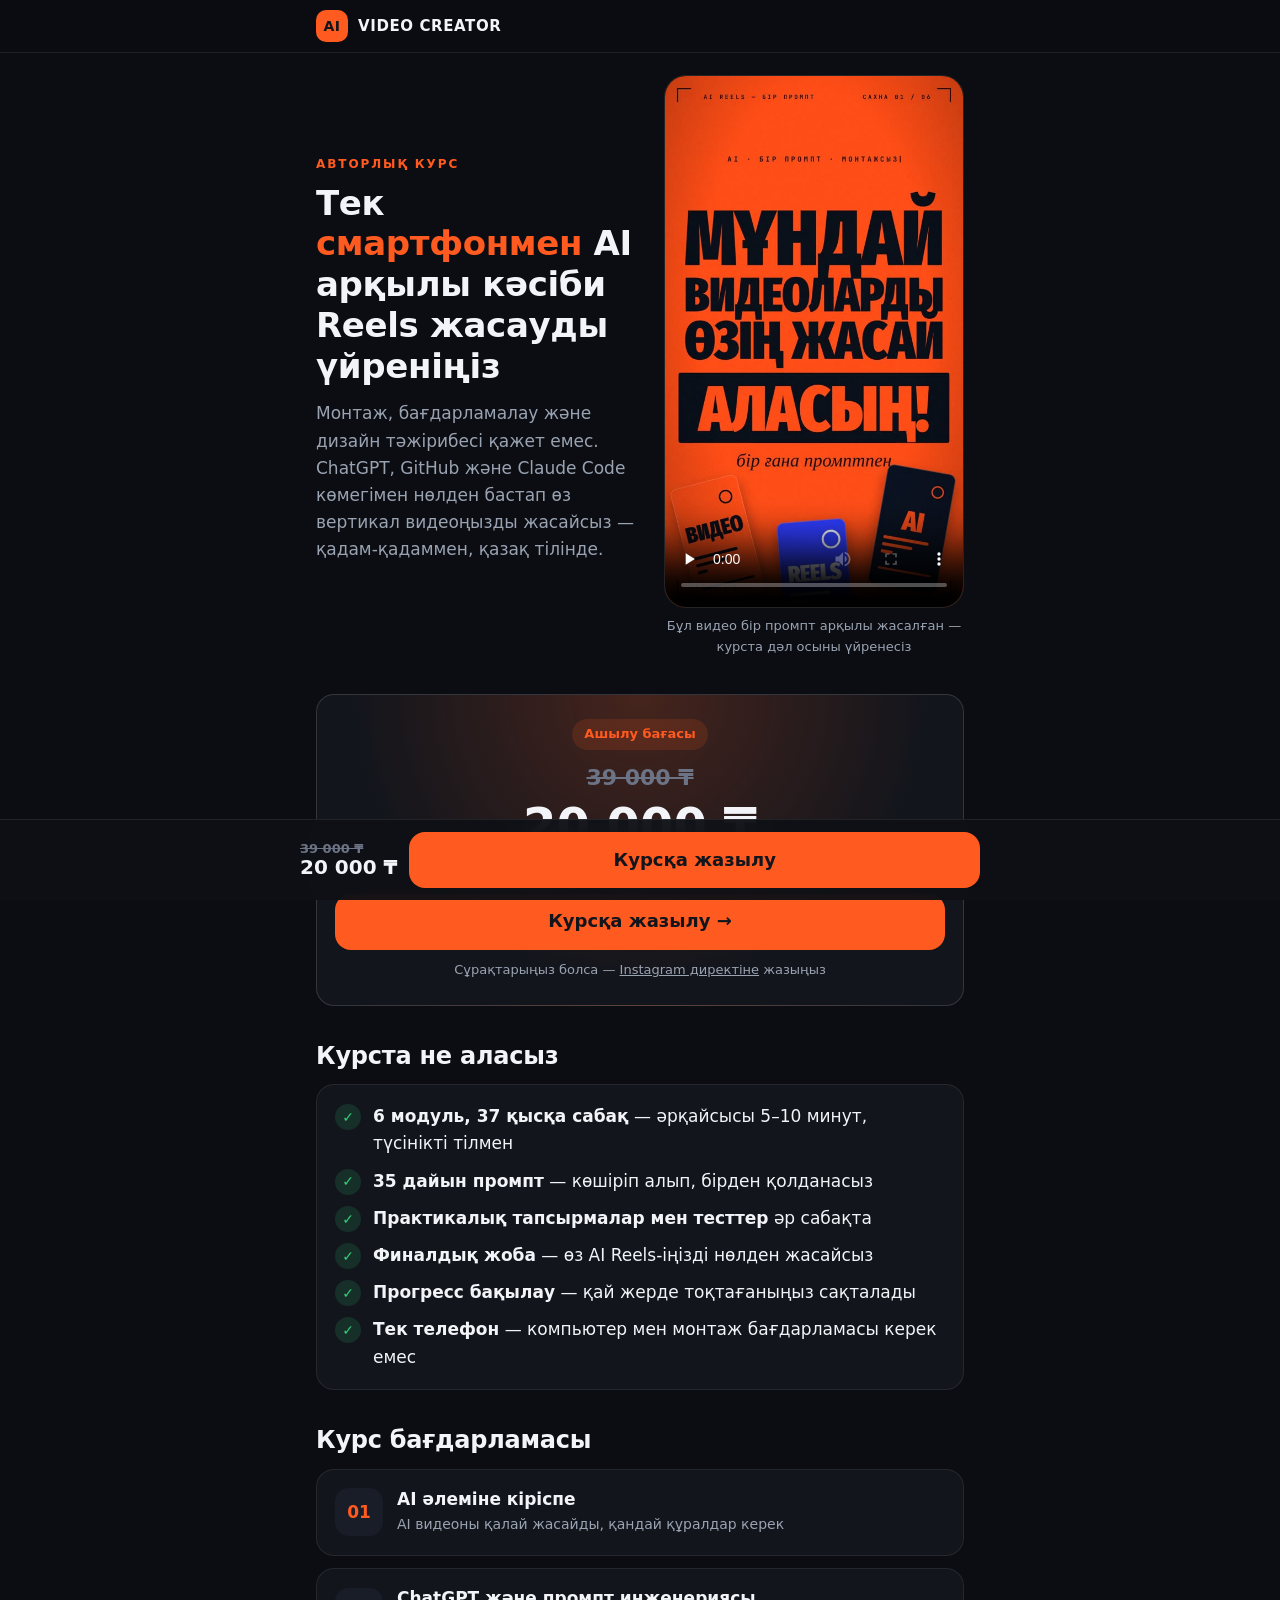
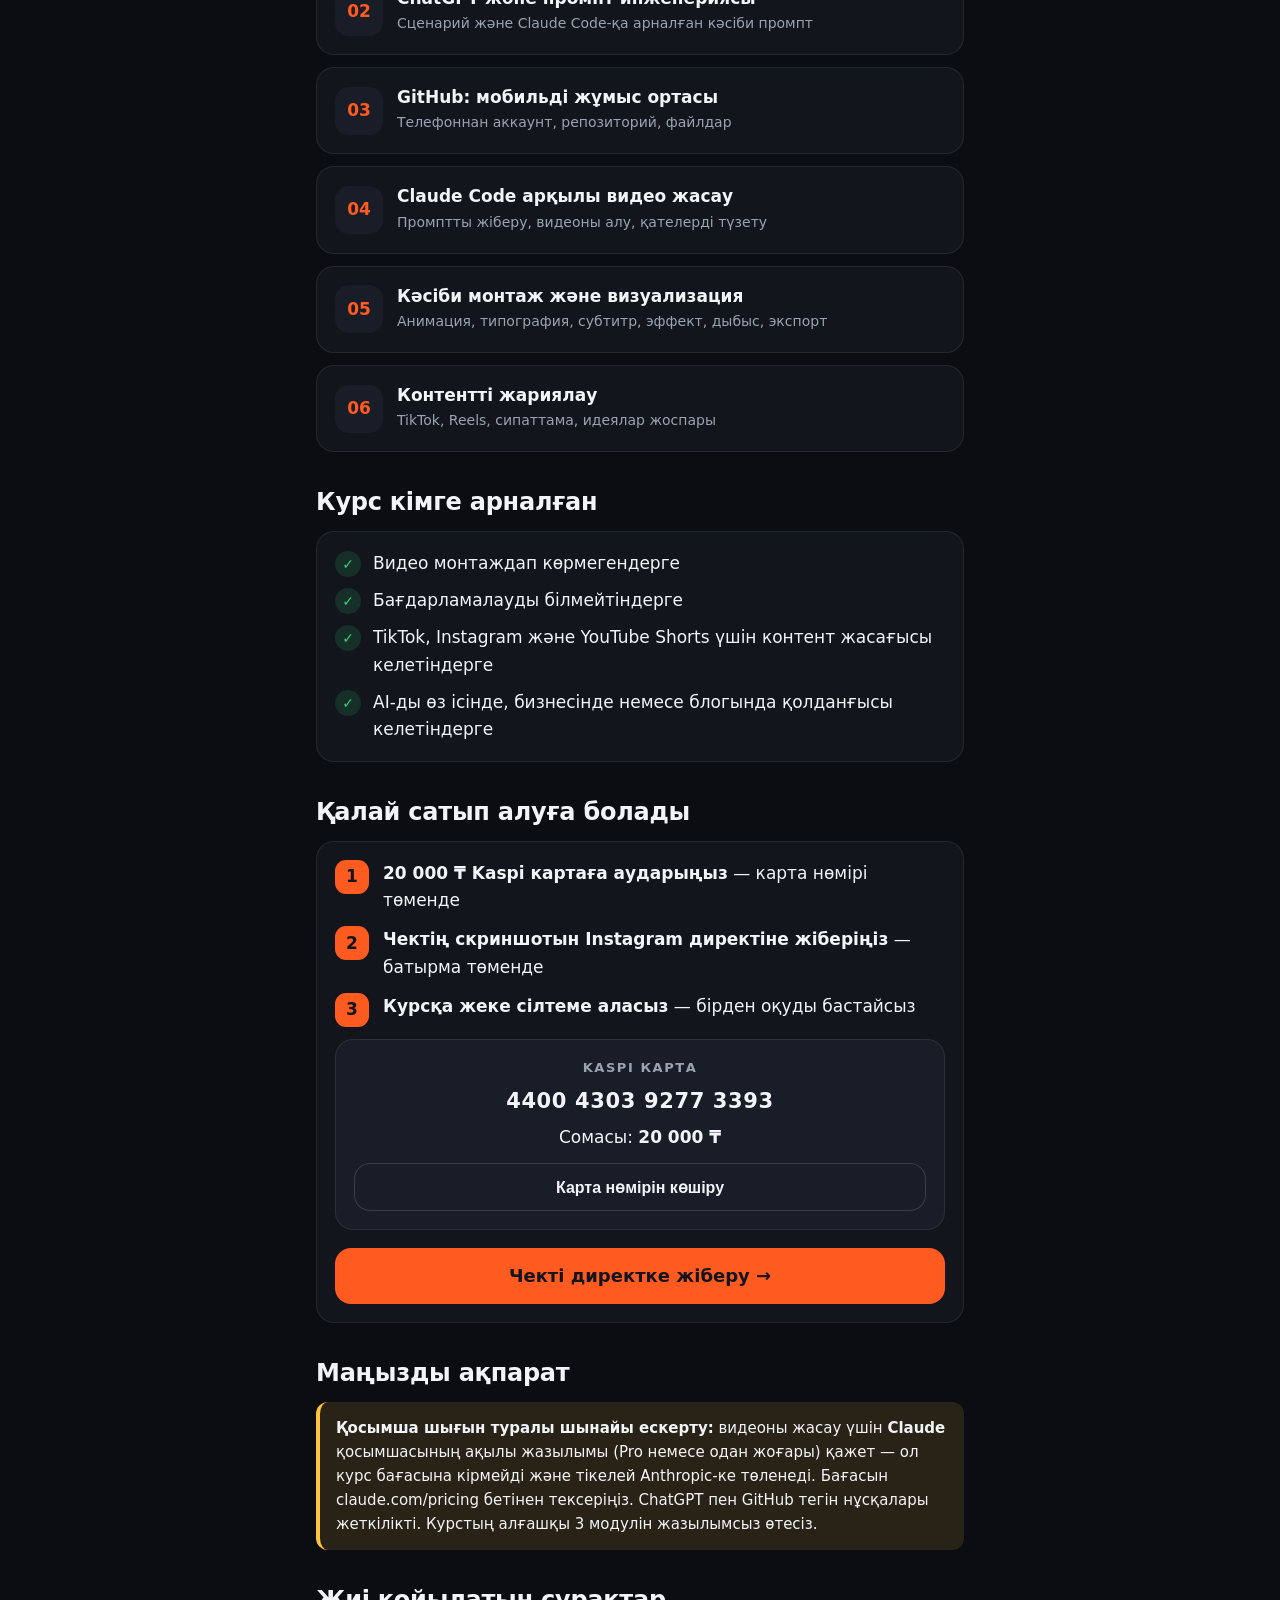
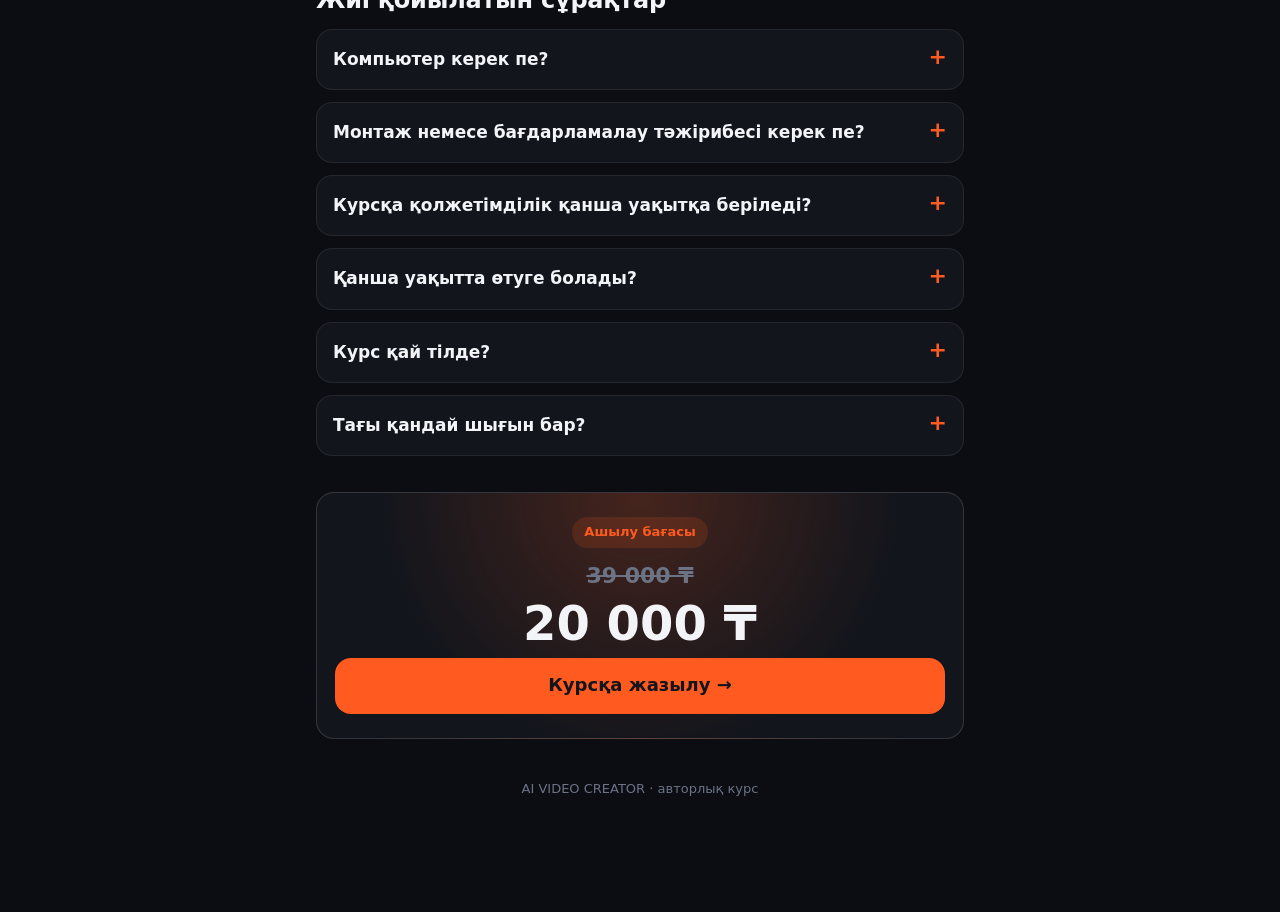
<file: docs/index.html>
<!doctype html>
<html lang="kk">
<head>
  <meta charset="utf-8">
  <meta name="viewport" content="width=device-width, initial-scale=1, viewport-fit=cover">
  <meta name="theme-color" content="#0B0D12">
  <title>AI VIDEO CREATOR — авторлық курс</title>
  <meta name="description" content="Тек смартфонмен, монтажсыз, нөлден бастап AI арқылы кәсіби Reels жасауды үйрететін авторлық курс. Қазақ тілінде.">
  <meta property="og:title" content="AI VIDEO CREATOR — авторлық курс">
  <meta property="og:description" content="Тек смартфонмен AI арқылы кәсіби Reels жасауды үйреніңіз. 6 модуль, 37 сабақ, 35 дайын промпт.">
  <meta property="og:image" content="media/example-poster.jpg">
  <link rel="icon" href="assets/icon-192.png">
  <link rel="apple-touch-icon" href="assets/icon-192.png">
  <style>
    :root {
      --bg: #0B0D12; --surface: #12151C; --surface-2: #191D27; --line: rgba(255,255,255,.08); --line-2: rgba(255,255,255,.14);
      --text: #F2F4F8; --muted: #9AA3B2; --faint: #6B7385; --accent: #FF5A1F; --accent-soft: rgba(255,90,31,.14);
      --green: #33D17A; --green-soft: rgba(51,209,122,.14); --yellow: #FFC43D; --yellow-soft: rgba(255,196,61,.12);
      --font: system-ui, -apple-system, "Segoe UI", Roboto, "Helvetica Neue", Arial, sans-serif;
      color-scheme: dark;
    }
    * { box-sizing: border-box; }
    html { -webkit-text-size-adjust: 100%; scroll-behavior: smooth; }
    body { margin: 0; background: var(--bg); color: var(--text); font-family: var(--font); font-size: 17px; line-height: 1.6; -webkit-font-smoothing: antialiased;
      padding-bottom: calc(92px + env(safe-area-inset-bottom)); }
    a { color: inherit; }
    .wrap { max-width: 680px; margin: 0 auto; padding: 0 16px; }
    header { position: sticky; top: 0; z-index: 10; background: rgba(11,13,18,.85); backdrop-filter: blur(16px); -webkit-backdrop-filter: blur(16px); border-bottom: 1px solid var(--line); }
    header .wrap { display: flex; align-items: center; gap: 10px; padding-top: calc(10px + env(safe-area-inset-top)); padding-bottom: 10px; font-weight: 800; letter-spacing: .04em; font-size: 15px; }
    .mark { display: grid; place-items: center; width: 32px; height: 32px; border-radius: 10px; background: var(--accent); color: #12151C; font-size: 14px; font-weight: 900; }
    h1, h2, h3 { line-height: 1.2; letter-spacing: -.01em; margin: 0; }
    h1 { font-size: 34px; font-weight: 850; }
    h1 em { font-style: normal; color: var(--accent); }
    h2 { font-size: 24px; font-weight: 800; margin-bottom: 14px; }
    p { margin: 0 0 14px; }
    .muted { color: var(--muted); }
    .eyebrow { font-size: 12px; font-weight: 800; letter-spacing: .16em; text-transform: uppercase; color: var(--accent); margin-bottom: 8px; }
    section { padding-top: 36px; scroll-margin-top: 60px; }
    .hero { padding-top: 22px; display: grid; gap: 18px; }
    .video { border-radius: 22px; overflow: hidden; border: 1px solid var(--line-2); aspect-ratio: 9/16; max-height: 70vh; margin: 0 auto; background: #000; }
    .video video { width: 100%; height: 100%; object-fit: cover; display: block; }
    .cap { font-size: 13px; color: var(--muted); text-align: center; margin-top: 8px; }
    .card { background: var(--surface); border: 1px solid var(--line); border-radius: 18px; padding: 18px; }
    .stack { display: grid; gap: 12px; }
    .price { text-align: center; padding: 24px 18px; background: radial-gradient(circle at 50% 0%, rgba(255,90,31,.22), transparent 65%), var(--surface); border: 1px solid var(--line-2); }
    .price .old { color: var(--faint); text-decoration: line-through; font-size: 22px; font-weight: 700; }
    .price .new { font-size: 48px; font-weight: 900; line-height: 1.1; margin: 4px 0; }
    .tag { display: inline-block; padding: 5px 12px; border-radius: 999px; background: var(--accent-soft); color: var(--accent); font-size: 13px; font-weight: 800; margin-bottom: 10px; }
    .btn { display: flex; align-items: center; justify-content: center; gap: 10px; min-height: 56px; padding: 0 22px; border-radius: 16px; background: var(--accent); color: #12151C;
      font-weight: 850; font-size: 18px; text-decoration: none; width: 100%; transition: transform .15s; border: 0; }
    .btn:active { transform: scale(.97); }
    .btn.ghost { background: var(--surface-2); color: var(--text); border: 1px solid var(--line-2); }
    ul.check { list-style: none; padding: 0; margin: 0; display: grid; gap: 10px; }
    ul.check li { display: flex; gap: 12px; align-items: flex-start; }
    ul.check li::before { content: "✓"; flex: none; display: grid; place-items: center; width: 26px; height: 26px; border-radius: 50%; background: var(--green-soft); color: var(--green); font-weight: 900; font-size: 14px; margin-top: 1px; }
    .mod { display: flex; gap: 14px; align-items: center; }
    .num { flex: none; width: 48px; height: 48px; border-radius: 14px; display: grid; place-items: center; background: var(--surface-2); color: var(--accent); font-weight: 900; }
    .mod b { display: block; line-height: 1.3; }
    .mod span { font-size: 14px; color: var(--muted); }
    .steps { counter-reset: s; display: grid; gap: 12px; padding: 0; margin: 0; }
    .steps li { list-style: none; display: flex; gap: 14px; align-items: flex-start; }
    .steps li::before { counter-increment: s; content: counter(s); flex: none; display: grid; place-items: center; width: 34px; height: 34px; border-radius: 11px; background: var(--accent); color: #12151C; font-weight: 900; }
    .note { background: var(--yellow-soft); border-left: 4px solid var(--yellow); border-radius: 12px; padding: 14px 16px; font-size: 15px; }
    details { background: var(--surface); border: 1px solid var(--line); border-radius: 16px; padding: 0 16px; }
    summary { cursor: pointer; list-style: none; font-weight: 750; padding: 16px 0; display: flex; justify-content: space-between; gap: 12px; }
    summary::-webkit-details-marker { display: none; }
    summary::after { content: "+"; color: var(--accent); font-size: 22px; line-height: 1; }
    details[open] summary::after { content: "−"; }
    details p { color: #DCE1EA; }
    .kaspi { display: none; margin-top: 12px; text-align: left; }
    .kaspi.on { display: block; }
    .sticky { position: fixed; left: 0; right: 0; bottom: 0; z-index: 20; padding: 12px 16px calc(12px + env(safe-area-inset-bottom)); background: rgba(14,16,22,.94);
      backdrop-filter: blur(16px); -webkit-backdrop-filter: blur(16px); border-top: 1px solid var(--line); }
    .sticky .wrap { display: flex; align-items: center; gap: 12px; padding: 0; }
    .sticky .p { white-space: nowrap; font-weight: 900; font-size: 20px; line-height: 1.1; }
    .sticky .p s { display: block; font-size: 13px; color: var(--faint); font-weight: 700; }
    footer { padding: 40px 0 20px; text-align: center; font-size: 13px; color: var(--faint); }
    @media (min-width: 760px) { .hero { grid-template-columns: 1fr 300px; align-items: center; } .video { max-height: 540px; } }
  </style>
</head>
<body>
  <header><div class="wrap"><span class="mark">AI</span>VIDEO CREATOR</div></header>

  <main class="wrap">
    <div class="hero">
      <div>
        <div class="eyebrow">Авторлық курс</div>
        <h1>Тек <em>смартфонмен</em> AI арқылы кәсіби Reels жасауды үйреніңіз</h1>
        <p class="muted" style="margin-top:14px">Монтаж, бағдарламалау және дизайн тәжірибесі қажет емес. ChatGPT, GitHub және Claude Code көмегімен нөлден бастап өз вертикал видеоңызды жасайсыз — қадам-қадаммен, қазақ тілінде.</p>
      </div>
      <div>
        <div class="video"><video src="media/example-reel.mp4" poster="media/example-poster.jpg" controls playsinline preload="none"></video></div>
        <div class="cap">Бұл видео бір промпт арқылы жасалған — курста дәл осыны үйренесіз</div>
      </div>
    </div>

    <section>
      <div class="card price" id="price">
        <div class="tag">Ашылу бағасы</div>
        <div class="old" data-old></div>
        <div class="new" data-new></div>
        <p class="muted" style="font-size:15px">Бір рет төлейсіз — курсқа шексіз қолжетімділік</p>
        <a class="btn" href="#buy">Курсқа жазылу →</a>
        <p class="muted" style="font-size:13px;margin:10px 0 0">Сұрақтарыңыз болса — <a data-dm>Instagram директіне</a> жазыңыз</p>
      </div>
    </section>

    <section>
      <h2>Курста не аласыз</h2>
      <div class="card"><ul class="check">
        <li><span><b>6 модуль, 37 қысқа сабақ</b> — әрқайсысы 5–10 минут, түсінікті тілмен</span></li>
        <li><span><b>35 дайын промпт</b> — көшіріп алып, бірден қолданасыз</span></li>
        <li><span><b>Практикалық тапсырмалар мен тесттер</b> әр сабақта</span></li>
        <li><span><b>Финалдық жоба</b> — өз AI Reels-іңізді нөлден жасайсыз</span></li>
        <li><span><b>Прогресс бақылау</b> — қай жерде тоқтағаныңыз сақталады</span></li>
        <li><span><b>Тек телефон</b> — компьютер мен монтаж бағдарламасы керек емес</span></li>
      </ul></div>
    </section>

    <section>
      <h2>Курс бағдарламасы</h2>
      <div class="stack">
        <div class="card mod"><div class="num">01</div><div><b>AI әлеміне кіріспе</b><span>AI видеоны қалай жасайды, қандай құралдар керек</span></div></div>
        <div class="card mod"><div class="num">02</div><div><b>ChatGPT және промпт инженериясы</b><span>Сценарий және Claude Code-қа арналған кәсіби промпт</span></div></div>
        <div class="card mod"><div class="num">03</div><div><b>GitHub: мобильді жұмыс ортасы</b><span>Телефоннан аккаунт, репозиторий, файлдар</span></div></div>
        <div class="card mod"><div class="num">04</div><div><b>Claude Code арқылы видео жасау</b><span>Промптты жіберу, видеоны алу, қателерді түзету</span></div></div>
        <div class="card mod"><div class="num">05</div><div><b>Кәсіби монтаж және визуализация</b><span>Анимация, типография, субтитр, эффект, дыбыс, экспорт</span></div></div>
        <div class="card mod"><div class="num">06</div><div><b>Контентті жариялау</b><span>TikTok, Reels, сипаттама, идеялар жоспары</span></div></div>
      </div>
    </section>

    <section>
      <h2>Курс кімге арналған</h2>
      <div class="card"><ul class="check">
        <li>Видео монтаждап көрмегендерге</li>
        <li>Бағдарламалауды білмейтіндерге</li>
        <li>TikTok, Instagram және YouTube Shorts үшін контент жасағысы келетіндерге</li>
        <li>AI-ды өз ісінде, бизнесінде немесе блогында қолданғысы келетіндерге</li>
      </ul></div>
    </section>

    <section id="buy">
      <h2>Қалай сатып алуға болады</h2>
      <div class="card">
        <ol class="steps">
          <li><span><b><span data-new-inline></span> Kaspi картаға аударыңыз</b> — карта нөмірі төменде</span></li>
          <li><span><b>Чектің скриншотын Instagram директіне жіберіңіз</b> — батырма төменде</span></li>
          <li><span><b>Курсқа жеке сілтеме аласыз</b> — бірден оқуды бастайсыз</span></li>
        </ol>
        <div class="kaspi" data-kaspi></div>
        <a class="btn" data-dm style="margin-top:18px">Чекті директке жіберу →</a>
      </div>
    </section>

    <section>
      <h2>Маңызды ақпарат</h2>
      <div class="note">
        <b>Қосымша шығын туралы шынайы ескерту:</b> видеоны жасау үшін <b>Claude</b> қосымшасының ақылы жазылымы (Pro немесе одан жоғары) қажет — ол курс бағасына кірмейді және тікелей Anthropic-ке төленеді. Бағасын claude.com/pricing бетінен тексеріңіз. ChatGPT пен GitHub тегін нұсқалары жеткілікті. Курстың алғашқы 3 модулін жазылымсыз өтесіз.
      </div>
    </section>

    <section>
      <h2>Жиі қойылатын сұрақтар</h2>
      <div class="stack">
        <details><summary>Компьютер керек пе?</summary><p>Жоқ. Курс толығымен смартфонға арналған: барлық қадам телефон браузері мен қосымшалары арқылы орындалады.</p></details>
        <details><summary>Монтаж немесе бағдарламалау тәжірибесі керек пе?</summary><p>Жоқ. Курс нөлден басталады: ChatGPT-ке тіркелуден бастап дайын видеоны жариялауға дейін әр қадам түсіндірілген.</p></details>
        <details><summary>Курсқа қолжетімділік қанша уақытқа беріледі?</summary><p>Бір рет төлейсіз, курсты кез келген уақытта, өз қарқыныңызбен өтесіз.</p></details>
        <details><summary>Қанша уақытта өтуге болады?</summary><p>Сабақтар қысқа (5–10 минут). Көпшілігі бірнеше күнде алғашқы видеосын жасайды — бұл сіздің қарқыныңызға байланысты.</p></details>
        <details><summary>Курс қай тілде?</summary><p>Барлық сабақ, промпт және тапсырма қазақ тілінде.</p></details>
        <details><summary>Тағы қандай шығын бар?</summary><p>Видеоны жасау кезеңінде Claude ақылы жазылымы (Pro немесе одан жоғары) керек. ChatGPT пен GitHub — тегін.</p></details>
      </div>
    </section>

    <section>
      <div class="card price">
        <div class="tag">Ашылу бағасы</div>
        <div class="old" data-old></div>
        <div class="new" data-new></div>
        <a class="btn" href="#buy" style="margin-top:8px">Курсқа жазылу →</a>
      </div>
    </section>

    <footer>AI VIDEO CREATOR · авторлық курс</footer>
  </main>

  <div class="sticky"><div class="wrap">
    <div class="p"><s data-old></s><span data-new></span></div>
    <a class="btn" href="#buy">Курсқа жазылу</a>
  </div></div>

  <script>
    // ---- Баптаулар: осы жерді өзгертіңіз ----
    const CONFIG = {
      instagram: 'aicode.kz',          // @-сыз
      price: 20000,                    // ағымдағы баға, ₸
      oldPrice: 39000,                 // сызылған баға, ₸
      kaspiCard: '4400 4303 9277 3393', // бос қалса, реквизиттер тек директте жіберіледі
      kaspiName: '',                   // мысалы: 'Медет О.'
    };
    // ------------------------------------------
    const fmt = n => n.toLocaleString('ru-RU').replace(/,/g, ' ') + ' ₸';
    document.querySelectorAll('[data-new]').forEach(e => (e.textContent = fmt(CONFIG.price)));
    document.querySelectorAll('[data-new-inline]').forEach(e => (e.textContent = fmt(CONFIG.price)));
    document.querySelectorAll('[data-old]').forEach(e => (e.textContent = fmt(CONFIG.oldPrice)));
    const dm = 'https://ig.me/m/' + encodeURIComponent(CONFIG.instagram);
    document.querySelectorAll('[data-dm]').forEach(a => { a.href = dm; a.target = '_blank'; a.rel = 'noopener'; });
    if (CONFIG.kaspiCard) {
      const k = document.querySelector('[data-kaspi]');
      k.classList.add('on');
      k.innerHTML = `<div class="card" style="background:var(--surface-2);text-align:center">
        <div class="muted" style="font-size:13px;font-weight:800;letter-spacing:.12em">KASPI КАРТА</div>
        <div style="font-size:21px;font-weight:900;letter-spacing:.03em;margin:6px 0;white-space:nowrap">${CONFIG.kaspiCard}</div>
        ${CONFIG.kaspiName ? `<div class="muted" style="font-size:15px">${CONFIG.kaspiName}</div>` : ''}
        <div style="margin:6px 0 12px">Сомасы: <b>${fmt(CONFIG.price)}</b></div>
        <button class="btn ghost" data-copy-card style="min-height:48px;font-size:16px">Карта нөмірін көшіру</button></div>`;
      k.querySelector('[data-copy-card]').addEventListener('click', async e => {
        const num = CONFIG.kaspiCard.replace(/\s/g, '');
        try { await navigator.clipboard.writeText(num); } catch (err) {
          const t = document.createElement('textarea'); t.value = num; document.body.appendChild(t); t.select(); document.execCommand('copy'); t.remove();
        }
        e.target.textContent = 'Көшірілді ✓';
        setTimeout(() => (e.target.textContent = 'Карта нөмірін көшіру'), 1600);
      });
    }
  </script>
</body>
</html>
</file>
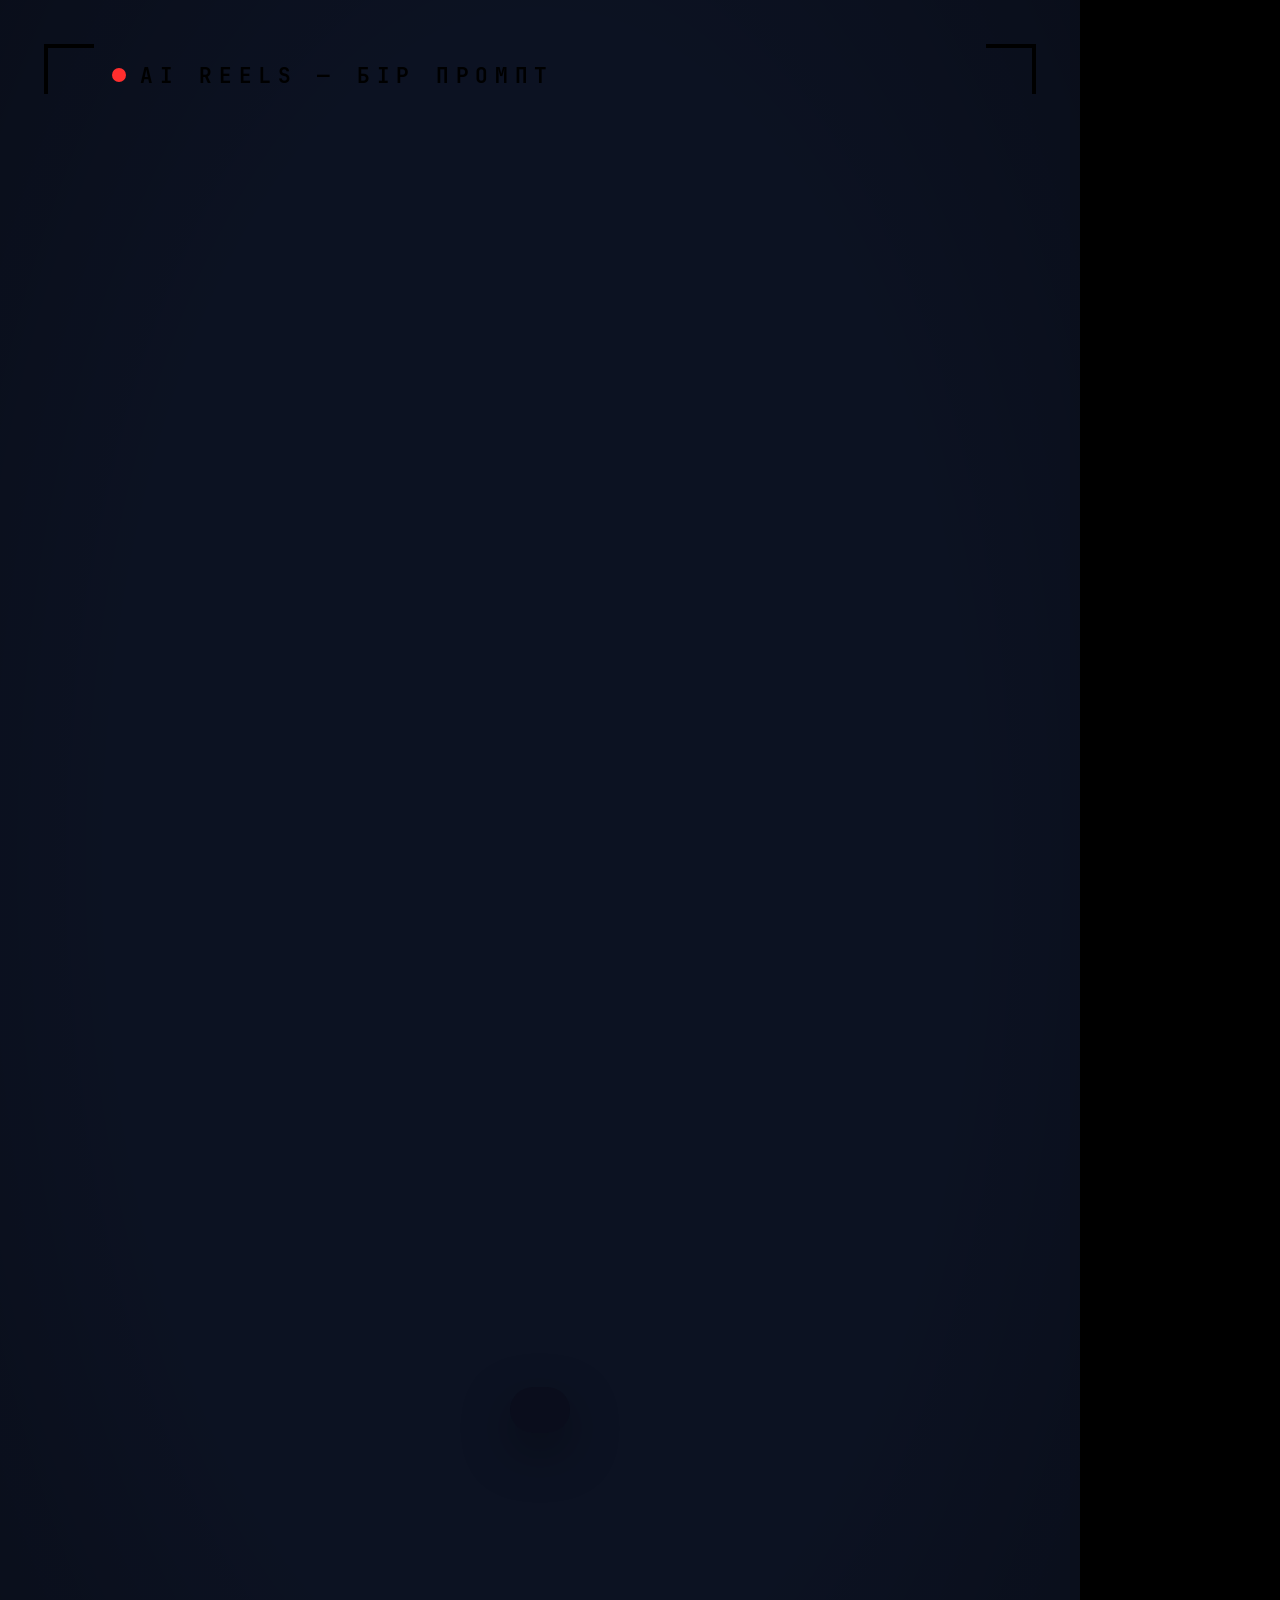
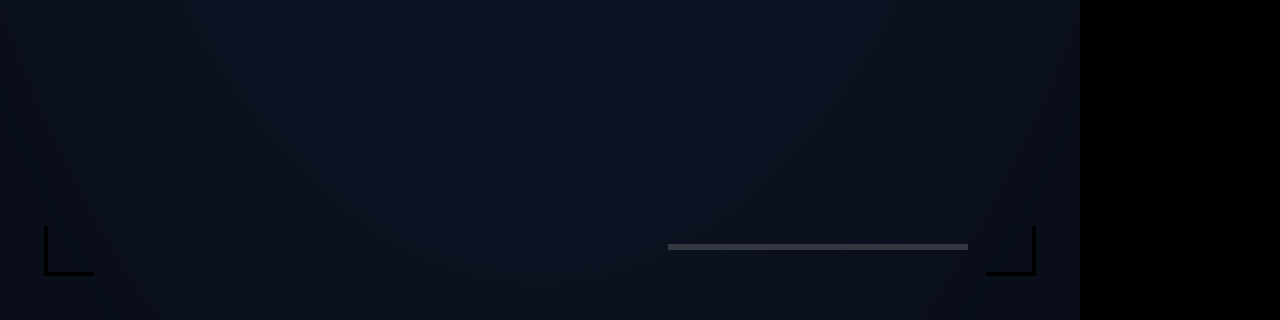
<file: src/index.html>
<!doctype html>
<html lang="kk">
<head>
<meta charset="utf-8">
<title>AI Reels KZ</title>
<style>
  @font-face { font-family: Head; font-weight: 900; src: url(../assets/fonts/FiraSansExtraCondensed-Black.ttf); }
  @font-face { font-family: Head; font-weight: 800; src: url(../assets/fonts/FiraSansExtraCondensed-ExtraBold.ttf); }
  @font-face { font-family: Mono; font-weight: 400; src: url(../assets/fonts/JetBrainsMono-Regular.ttf); }
  @font-face { font-family: Mono; font-weight: 700; src: url(../assets/fonts/JetBrainsMono-Bold.ttf); }
  @font-face { font-family: Serif; font-style: italic; font-weight: 400; src: url(../assets/fonts/PTSerif-Italic.ttf); }
  @font-face { font-family: Sans; font-weight: 600; src: url(../assets/fonts/Inter-SemiBold.otf); }
  @font-face { font-family: Sans; font-weight: 700; src: url(../assets/fonts/Inter-Bold.otf); }
  @font-face { font-family: Sans; font-weight: 900; src: url(../assets/fonts/Inter-Black.otf); }

  html, body { margin: 0; padding: 0; background: #000; }
  #stage { position: relative; width: 1080px; height: 1920px; overflow: hidden; background: #0C1222; }
  .layer { position: absolute; inset: 0; overflow: hidden; }
  .scene { position: absolute; inset: 0; overflow: hidden; display: none; }
  .cam { position: absolute; inset: 0; transform-origin: 50% 50%; }
  .a { position: absolute; left: 0; top: 0; white-space: nowrap; line-height: 0.86; will-change: transform; }
  .head { font-family: Head; font-weight: 900; text-transform: none; letter-spacing: -0.005em; }
  .mono { font-family: Mono; font-weight: 700; letter-spacing: 0.32em; }
  .serif { font-family: Serif; font-style: italic; }
  .sans { font-family: Sans; }
  .ch { display: inline-block; white-space: pre; }
  .clip { overflow: hidden; }
  canvas { position: absolute; left: 0; top: 0; }
  #grain { mix-blend-mode: overlay; opacity: 0.09; pointer-events: none; }
  #vignette { background: radial-gradient(ellipse at 50% 45%, transparent 55%, rgba(0,0,0,0.28) 100%); }
  .cap-box { position: absolute; left: 540px; top: 1410px; transform: translate(-50%, -50%);
    padding: 22px 30px 24px; border-radius: 26px; background: rgba(10,14,28,0.92);
    box-shadow: 0 18px 50px rgba(0,0,0,0.35); white-space: nowrap; font-family: Sans; font-weight: 900;
    font-size: 58px; color: #F4F6FA; letter-spacing: -0.01em; line-height: 1; }
  .cap-w { display: inline-block; margin: 0 9px; padding: 6px 12px 9px; border-radius: 12px; }
  .win { position: absolute; left: 0; top: 0; border-radius: 22px; overflow: hidden; background: #F7F9FC;
    box-shadow: 0 30px 70px rgba(12,18,34,0.28), 0 2px 0 rgba(255,255,255,0.6) inset; }
  .win-bar { height: 54px; background: #E6EBF2; display: flex; align-items: center; padding: 0 22px; gap: 12px;
    font-family: Mono; font-weight: 700; font-size: 20px; letter-spacing: 0.25em; color: #59627A; }
  .dot { width: 16px; height: 16px; border-radius: 50%; display: inline-block; }
</style>
</head>
<body>
<div id="stage">
  <div id="scenes" class="layer"></div>
  <div id="fx" class="layer"></div>
  <div id="captions" class="layer"></div>
  <div id="vignette" class="layer"></div>
  <canvas id="grain" width="540" height="960" style="width:1080px;height:1920px"></canvas>
  <div id="hud" class="layer"></div>
  <div id="flash" class="layer" style="background:#fff;opacity:0"></div>
</div>
<script src="lib.js"></script>
<script src="scenes.js"></script>
<script src="main.js"></script>
</body>
</html>
</file>
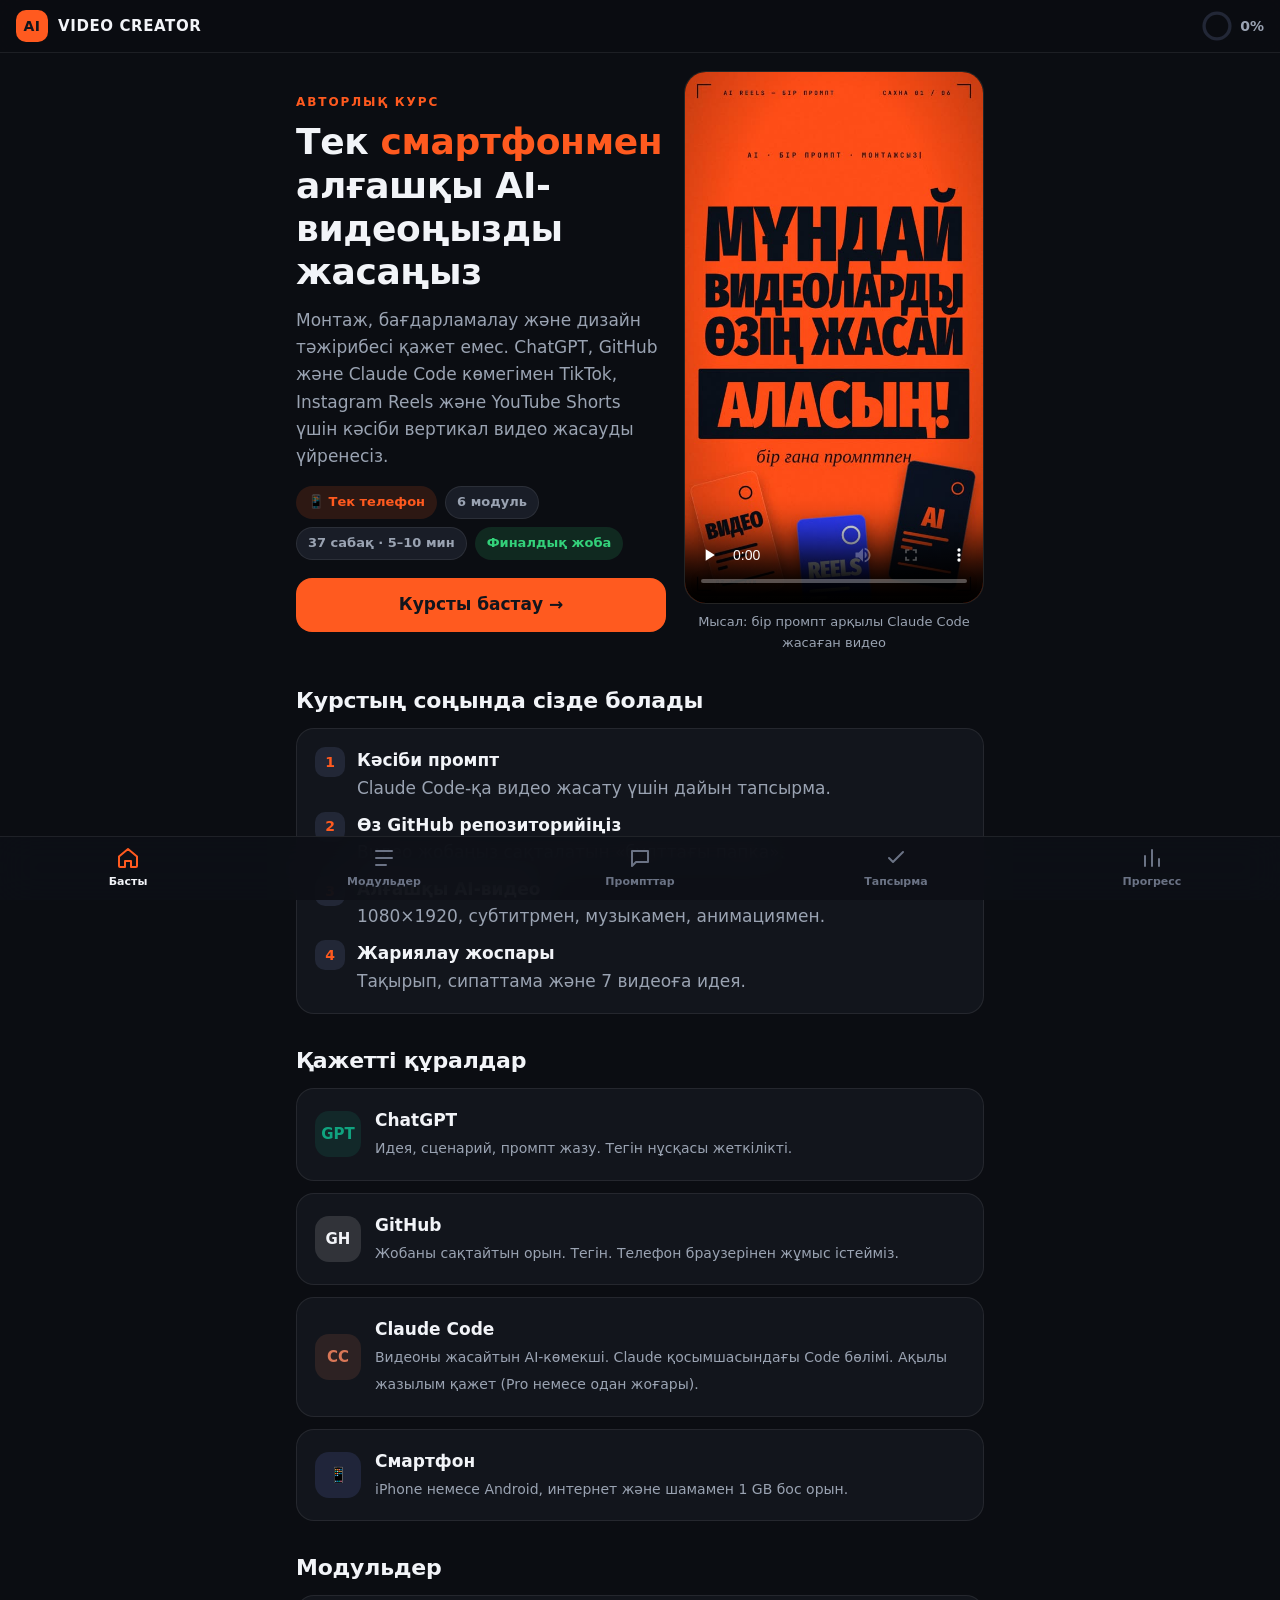
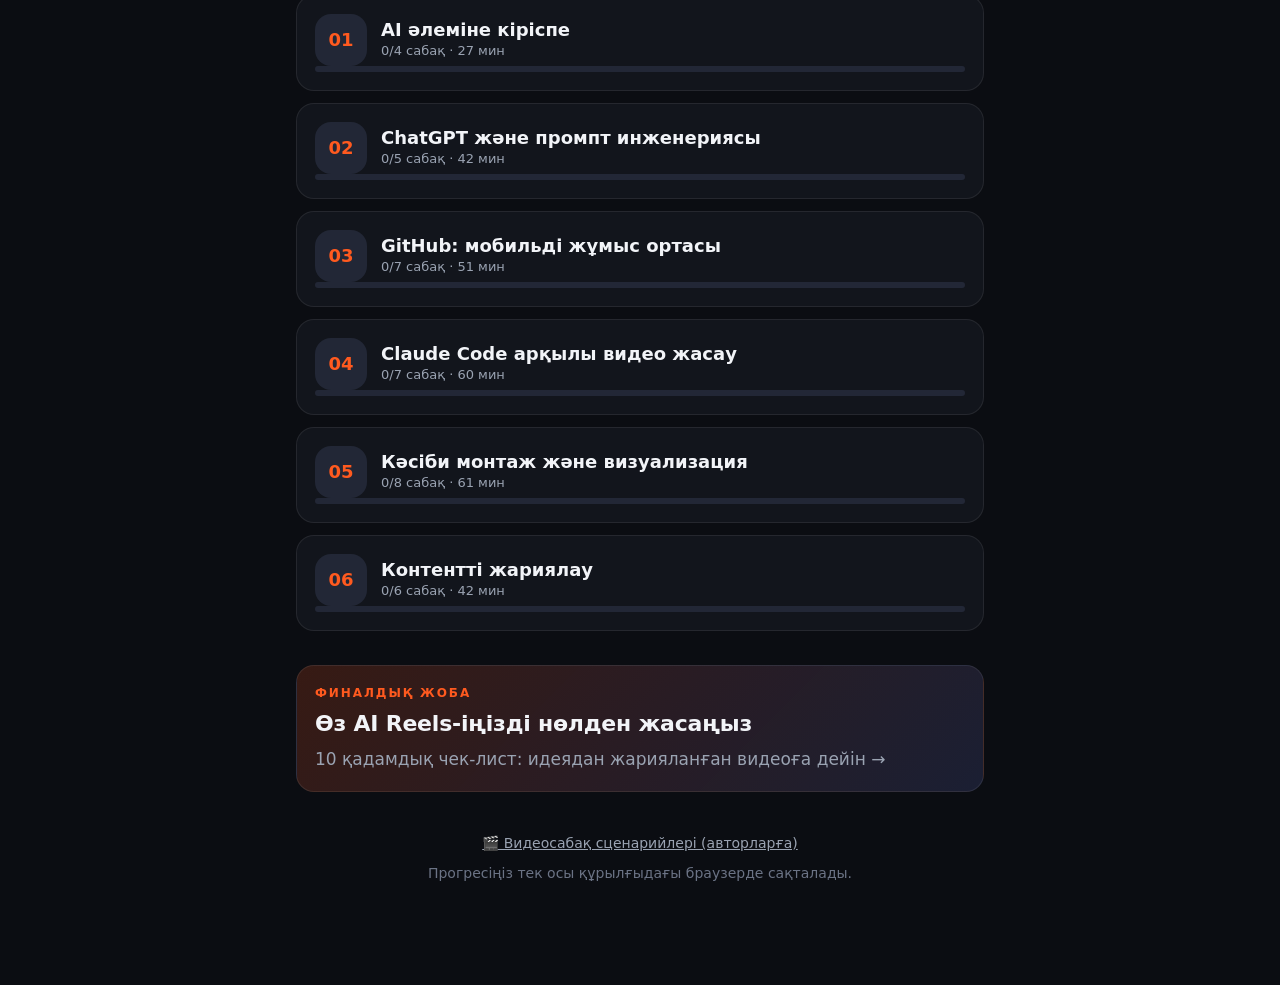
<file: docs/kurs-f4134b/index.html>
<!doctype html>
<html lang="kk">
<head>
  <meta charset="utf-8">
  <meta name="viewport" content="width=device-width, initial-scale=1, viewport-fit=cover">
  <meta name="theme-color" content="#0B0D12">
  <meta name="robots" content="noindex, nofollow">
  <meta name="description" content="AI VIDEO CREATOR — смартфон, ChatGPT, GitHub және Claude Code арқылы нөлден алғашқы AI-видеоға дейін. Қазақ тіліндегі практикалық курс.">
  <title>AI VIDEO CREATOR — Нөлден алғашқы AI-видеоға дейін</title>
  <link rel="manifest" href="manifest.webmanifest">
  <link rel="icon" href="assets/icon-192.png">
  <link rel="apple-touch-icon" href="assets/icon-192.png">
  <link rel="stylesheet" href="assets/style.css?v=3">
</head>
<body>
  <header class="topbar">
    <a class="brand" href="#/" aria-label="Басты бет">
      <span class="brand-mark">AI</span>
      <span class="brand-text">VIDEO CREATOR</span>
    </a>
    <a class="top-progress" href="#/progress" aria-label="Прогресс">
      <svg viewBox="0 0 36 36" class="ring"><circle cx="18" cy="18" r="15.5" class="ring-bg"/><circle cx="18" cy="18" r="15.5" class="ring-fg" id="ringFg"/></svg>
      <span id="ringPct">0%</span>
    </a>
  </header>

  <main id="view" class="view" tabindex="-1"></main>

  <nav class="tabbar" aria-label="Негізгі мәзір">
    <a href="#/" data-tab="home"><svg viewBox="0 0 24 24"><path d="M3 10.5 12 3l9 7.5V20a1 1 0 0 1-1 1h-5v-6h-6v6H4a1 1 0 0 1-1-1z"/></svg><span>Басты</span></a>
    <a href="#/modules" data-tab="modules"><svg viewBox="0 0 24 24"><path d="M4 5h16M4 12h16M4 19h10"/></svg><span>Модульдер</span></a>
    <a href="#/prompts" data-tab="prompts"><svg viewBox="0 0 24 24"><path d="M4 5h16v11H8l-4 4z"/></svg><span>Промпттар</span></a>
    <a href="#/practice" data-tab="practice"><svg viewBox="0 0 24 24"><path d="m5 12 4 4L19 6"/></svg><span>Тапсырма</span></a>
    <a href="#/progress" data-tab="progress"><svg viewBox="0 0 24 24"><path d="M5 20V10M12 20V4M19 20v-7"/></svg><span>Прогресс</span></a>
  </nav>

  <div id="toast" class="toast" role="status" aria-live="polite"></div>

  <noscript><p class="noscript">Курсты ашу үшін браузерде JavaScript қосулы болуы керек.</p></noscript>
  <script src="assets/vendor/marked.umd.js"></script>
  <script src="assets/app.js?v=3"></script>
</body>
</html>
</file>
<file: docs/kurs-f4134b/assets/style.css>
:root {
  --bg: #0B0D12;
  --surface: #12151C;
  --surface-2: #191D27;
  --surface-3: #222736;
  --line: rgba(255, 255, 255, 0.08);
  --line-2: rgba(255, 255, 255, 0.14);
  --text: #F2F4F8;
  --muted: #9AA3B2;
  --faint: #6B7385;
  --accent: #FF5A1F;
  --accent-soft: rgba(255, 90, 31, 0.14);
  --violet: #7C8CFF;
  --violet-soft: rgba(124, 140, 255, 0.14);
  --green: #33D17A;
  --green-soft: rgba(51, 209, 122, 0.14);
  --yellow: #FFC43D;
  --yellow-soft: rgba(255, 196, 61, 0.12);
  --red: #FF5C6C;
  --radius: 18px;
  --radius-sm: 12px;
  --tabbar-h: 64px;
  --font: system-ui, -apple-system, "Segoe UI", Roboto, "Helvetica Neue", Arial, sans-serif;
  --mono: ui-monospace, "SF Mono", "JetBrains Mono", Menlo, Consolas, monospace;
  color-scheme: dark;
}

* { box-sizing: border-box; }
html { -webkit-text-size-adjust: 100%; }
body {
  margin: 0; background: var(--bg); color: var(--text); font-family: var(--font);
  font-size: 17px; line-height: 1.6; -webkit-font-smoothing: antialiased;
  padding-bottom: calc(var(--tabbar-h) + env(safe-area-inset-bottom) + 12px);
}
a { color: inherit; }
button { font: inherit; color: inherit; }
img, video { max-width: 100%; display: block; }
:focus-visible { outline: 2px solid var(--violet); outline-offset: 2px; border-radius: 8px; }

/* ---------- top bar ---------- */
.topbar {
  position: sticky; top: 0; z-index: 20; display: flex; align-items: center; justify-content: space-between;
  padding: calc(10px + env(safe-area-inset-top)) 16px 10px; background: rgba(11, 13, 18, 0.82);
  backdrop-filter: saturate(160%) blur(16px); -webkit-backdrop-filter: saturate(160%) blur(16px);
  border-bottom: 1px solid var(--line);
}
.brand { display: flex; align-items: center; gap: 10px; text-decoration: none; font-weight: 800; letter-spacing: 0.04em; font-size: 15px; }
.brand-mark { display: grid; place-items: center; width: 32px; height: 32px; border-radius: 10px; background: var(--accent); color: #12151C; font-size: 14px; font-weight: 900; }
.top-progress { display: flex; align-items: center; gap: 8px; text-decoration: none; font-size: 14px; font-weight: 700; color: var(--muted); }
.ring { width: 30px; height: 30px; transform: rotate(-90deg); }
.ring circle { fill: none; stroke-width: 4; }
.ring-bg { stroke: var(--surface-3); }
.ring-fg { stroke: var(--accent); stroke-linecap: round; stroke-dasharray: 97.4; stroke-dashoffset: 97.4; transition: stroke-dashoffset 0.6s ease; }

/* ---------- layout ---------- */
.view { max-width: 720px; margin: 0 auto; padding: 18px 16px 24px; outline: none; }
.view.enter { animation: enter 0.35s cubic-bezier(0.2, 0.8, 0.2, 1); }
@keyframes enter { from { opacity: 0; transform: translateY(10px); } to { opacity: 1; transform: none; } }
@media (prefers-reduced-motion: reduce) { .view.enter { animation: none; } * { transition: none !important; } }

h1, h2, h3 { line-height: 1.2; letter-spacing: -0.01em; margin: 0; }
h1 { font-size: 30px; font-weight: 850; }
h2 { font-size: 22px; font-weight: 800; }
h3 { font-size: 18px; font-weight: 750; }
p { margin: 0 0 14px; }
.muted { color: var(--muted); }
.eyebrow { font-size: 12px; font-weight: 800; letter-spacing: 0.16em; text-transform: uppercase; color: var(--accent); margin-bottom: 8px; }
.section { margin-top: 34px; }
.section > h2 { margin-bottom: 14px; }
.stack { display: grid; gap: 12px; }

/* ---------- cards & buttons ---------- */
.card { background: var(--surface); border: 1px solid var(--line); border-radius: var(--radius); padding: 18px; }
.card.tap { display: block; text-decoration: none; transition: transform 0.15s ease, border-color 0.2s ease, background 0.2s ease; }
.card.tap:active { transform: scale(0.985); background: var(--surface-2); }
.btn {
  display: inline-flex; align-items: center; justify-content: center; gap: 10px; min-height: 54px; padding: 0 22px;
  border-radius: 16px; border: 0; background: var(--accent); color: #12151C; font-weight: 800; font-size: 17px;
  text-decoration: none; cursor: pointer; transition: transform 0.15s ease, filter 0.2s ease; width: 100%;
}
.btn:active { transform: scale(0.97); }
.btn.secondary { background: var(--surface-2); color: var(--text); border: 1px solid var(--line-2); }
.btn.ghost { background: transparent; color: var(--muted); border: 1px solid var(--line); }
.btn.small { min-height: 44px; font-size: 15px; padding: 0 16px; width: auto; border-radius: 12px; }
.btn.done { background: var(--green); }
.row { display: flex; gap: 10px; }
.row > * { flex: 1; }
.chip { display: inline-flex; align-items: center; gap: 6px; padding: 5px 11px; border-radius: 999px; font-size: 13px; font-weight: 700; background: var(--surface-2); color: var(--muted); border: 1px solid var(--line); white-space: nowrap; }
.chip.accent { background: var(--accent-soft); color: var(--accent); border-color: transparent; }
.chip.green { background: var(--green-soft); color: var(--green); border-color: transparent; }
.chip.violet { background: var(--violet-soft); color: var(--violet); border-color: transparent; }

/* ---------- home ---------- */
.hero { position: relative; display: grid; gap: 18px; }
.hero h1 { font-size: 36px; }
.hero h1 em { font-style: normal; color: var(--accent); }
.hero-media { position: relative; border-radius: 22px; overflow: hidden; border: 1px solid var(--line-2); aspect-ratio: 9 / 16; max-height: 62vh; margin: 0 auto; background: #000; }
.hero-media video { width: 100%; height: 100%; object-fit: cover; }
.hero-caption { font-size: 13px; color: var(--muted); text-align: center; margin-top: 8px; }
.badges { display: flex; flex-wrap: wrap; gap: 8px; }
.steps-mini { counter-reset: s; display: grid; gap: 10px; }
.steps-mini li { list-style: none; display: flex; gap: 12px; align-items: flex-start; }
.steps-mini li::before { counter-increment: s; content: counter(s); flex: none; display: grid; place-items: center; width: 30px; height: 30px; border-radius: 10px; background: var(--surface-3); font-weight: 800; font-size: 14px; color: var(--accent); }
.steps-mini { padding: 0; margin: 0; }
.tool { display: flex; gap: 14px; align-items: center; }
.tool-ic { flex: none; width: 46px; height: 46px; border-radius: 14px; display: grid; place-items: center; font-weight: 900; font-size: 15px; }
.tool b { display: block; }
.tool span { font-size: 14px; color: var(--muted); }

/* ---------- modules ---------- */
.module-card { display: grid; gap: 12px; }
.module-head { display: flex; gap: 14px; align-items: center; }
.module-num { flex: none; width: 52px; height: 52px; border-radius: 16px; display: grid; place-items: center; font-weight: 900; font-size: 18px; background: var(--surface-3); color: var(--accent); }
.module-num.complete { background: var(--green); color: #0B0D12; }
.module-title { font-weight: 800; font-size: 18px; line-height: 1.25; }
.module-meta { font-size: 13px; color: var(--muted); }
.bar { height: 6px; border-radius: 6px; background: var(--surface-3); overflow: hidden; }
.bar > i { display: block; height: 100%; width: 0; background: var(--accent); border-radius: 6px; transition: width 0.6s ease; }
.lesson-list { display: grid; gap: 2px; margin-top: 4px; }
.lesson-link { display: flex; align-items: center; gap: 12px; min-height: 52px; padding: 8px 6px; border-radius: 12px; text-decoration: none; }
.lesson-link:active { background: var(--surface-2); }
.lesson-dot { flex: none; width: 26px; height: 26px; border-radius: 50%; border: 2px solid var(--line-2); display: grid; place-items: center; font-size: 13px; color: transparent; }
.lesson-link.done .lesson-dot { background: var(--green); border-color: var(--green); color: #0B0D12; font-weight: 900; }
.lesson-link .t { flex: 1; font-size: 16px; line-height: 1.35; }
.lesson-link .m { font-size: 12px; color: var(--faint); white-space: nowrap; }
details.module > summary { list-style: none; cursor: pointer; }
details.module > summary::-webkit-details-marker { display: none; }
.chev { margin-left: auto; color: var(--faint); transition: transform 0.2s; }
details[open] .chev { transform: rotate(90deg); }

/* ---------- lesson ---------- */
.lesson-top { display: flex; align-items: center; gap: 10px; margin-bottom: 16px; }
.back { display: inline-flex; align-items: center; gap: 6px; min-height: 44px; padding: 0 14px 0 10px; border-radius: 12px; background: var(--surface-2); text-decoration: none; font-weight: 700; font-size: 15px; }
.lesson-hero { margin-bottom: 8px; }
.lesson-hero h1 { font-size: 28px; margin: 6px 0 12px; }
.md { font-size: 17px; }
.md h1 { font-size: 28px; margin: 6px 0 16px; }
.md h2 { font-size: 21px; margin: 34px 0 12px; padding-top: 4px; display: flex; gap: 10px; align-items: center; }
.md h3 { margin: 22px 0 10px; }
.md p, .md li { color: #DCE1EA; }
.md strong { color: var(--text); }
.md ul, .md ol { padding-left: 22px; margin: 0 0 16px; }
.md li { margin: 6px 0; }
.md ol > li::marker { color: var(--accent); font-weight: 800; }
.md a { color: var(--violet); text-underline-offset: 3px; word-break: break-word; }
.md code { font-family: var(--mono); font-size: 0.88em; background: var(--surface-3); padding: 2px 6px; border-radius: 6px; word-break: break-word; }
.md pre { background: var(--surface); border: 1px solid var(--line); border-radius: var(--radius-sm); padding: 14px; overflow-x: auto; }
.md pre code { background: none; padding: 0; font-size: 14px; line-height: 1.55; white-space: pre-wrap; word-break: break-word; }
.md table { width: 100%; border-collapse: collapse; font-size: 15px; margin: 0 0 16px; display: block; overflow-x: auto; }
.md th, .md td { border-bottom: 1px solid var(--line); padding: 10px 8px; text-align: left; vertical-align: top; }
.md th { color: var(--muted); font-size: 13px; text-transform: uppercase; letter-spacing: 0.06em; }
.md blockquote { margin: 16px 0; padding: 14px 16px; border-radius: var(--radius-sm); background: var(--violet-soft); border-left: 4px solid var(--violet); }
.md blockquote p:last-child { margin-bottom: 0; }
.md blockquote.warn { background: var(--yellow-soft); border-left-color: var(--yellow); }
.md blockquote.tip { background: var(--green-soft); border-left-color: var(--green); }
.md blockquote.phone { background: var(--accent-soft); border-left-color: var(--accent); }
.md hr { border: 0; border-top: 1px solid var(--line); margin: 28px 0; }
.md input[type=checkbox] { width: 22px; height: 22px; accent-color: var(--green); vertical-align: -5px; margin-right: 8px; }
.md li.task { list-style: none; margin-left: -22px; padding: 8px 0; }

/* prompt cards */
.prompt { background: var(--surface); border: 1px solid var(--line-2); border-radius: var(--radius); margin: 16px 0; overflow: hidden; }
.prompt-head { display: flex; align-items: center; gap: 10px; padding: 12px 12px 12px 16px; border-bottom: 1px solid var(--line); background: var(--surface-2); }
.prompt-head .ttl { flex: 1; font-weight: 800; font-size: 15px; line-height: 1.3; }
.prompt-body { margin: 0; padding: 16px; font-family: var(--mono); font-size: 14px; line-height: 1.6; white-space: pre-wrap; word-break: break-word; color: #E6E9F0; max-height: 360px; overflow: auto; }
.prompt-body.expanded { max-height: none; }
.prompt-more { display: block; width: 100%; border: 0; border-top: 1px solid var(--line); background: transparent; color: var(--muted); font-size: 14px; font-weight: 700; padding: 12px; cursor: pointer; }
.copy { flex: none; display: inline-flex; align-items: center; gap: 6px; min-height: 40px; padding: 0 14px; border-radius: 10px; border: 0; background: var(--accent); color: #12151C; font-weight: 800; font-size: 14px; cursor: pointer; }
.copy.ok { background: var(--green); }
.prompt-meta { padding: 0 16px 16px; display: grid; gap: 10px; font-size: 15px; }
.prompt-meta .lbl { font-size: 12px; font-weight: 800; letter-spacing: 0.12em; text-transform: uppercase; color: var(--faint); margin-bottom: 2px; }
.prompt-meta .example { font-size: 14px; color: var(--muted); background: var(--bg); border-radius: 10px; padding: 12px; white-space: pre-wrap; }

/* quiz */
.quiz { display: grid; gap: 16px; }
.q { background: var(--surface); border: 1px solid var(--line); border-radius: var(--radius); padding: 16px; }
.q-title { font-weight: 750; margin-bottom: 12px; }
.q-opt { display: block; width: 100%; text-align: left; min-height: 50px; padding: 12px 14px; margin-top: 8px; border-radius: 12px; border: 1px solid var(--line-2); background: var(--surface-2); cursor: pointer; font-size: 16px; line-height: 1.35; transition: background 0.2s, border-color 0.2s; }
.q-opt.right { background: var(--green-soft); border-color: var(--green); }
.q-opt.wrong { background: rgba(255, 92, 108, 0.12); border-color: var(--red); }
.q-opt:disabled { cursor: default; }
.q-exp { margin-top: 10px; font-size: 15px; color: var(--muted); display: none; }
.q.answered .q-exp { display: block; }

.lesson-nav { display: grid; gap: 10px; margin-top: 32px; }
.complete-box { margin-top: 30px; padding: 20px; border-radius: var(--radius); background: linear-gradient(135deg, rgba(255, 90, 31, 0.16), rgba(124, 140, 255, 0.12)); border: 1px solid var(--line-2); text-align: center; }
.complete-box p { color: var(--muted); }

/* ---------- prompts library ---------- */
.search { width: 100%; min-height: 52px; border-radius: 14px; border: 1px solid var(--line-2); background: var(--surface); padding: 0 16px; font-size: 16px; color: var(--text); }
.filters { display: flex; gap: 8px; overflow-x: auto; padding: 4px 0 6px; margin: 12px -16px 4px; padding-left: 16px; padding-right: 16px; scrollbar-width: none; }
.filters::-webkit-scrollbar { display: none; }
.filter { flex: none; min-height: 40px; padding: 0 14px; border-radius: 999px; border: 1px solid var(--line-2); background: var(--surface); font-size: 14px; font-weight: 700; cursor: pointer; color: var(--muted); }
.filter.on { background: var(--text); color: var(--bg); border-color: var(--text); }

/* ---------- practice / progress ---------- */
.task-card { display: grid; gap: 10px; }
.check { display: flex; align-items: center; gap: 12px; min-height: 52px; padding: 0 14px; border-radius: 14px; background: var(--surface-2); border: 1px solid var(--line); cursor: pointer; font-weight: 700; }
.check input { width: 24px; height: 24px; accent-color: var(--green); }
.big-stat { display: flex; align-items: center; gap: 18px; }
.big-ring { width: 110px; height: 110px; flex: none; transform: rotate(-90deg); }
.big-ring circle { fill: none; stroke-width: 9; }
.big-ring .bg { stroke: var(--surface-3); }
.big-ring .fg { stroke: var(--accent); stroke-linecap: round; transition: stroke-dashoffset 0.8s ease; }
.big-pct { font-size: 40px; font-weight: 900; line-height: 1; }
.cert { text-align: center; padding: 28px 20px; border-radius: 22px; border: 1px solid var(--line-2); background: radial-gradient(circle at 50% 0%, rgba(255, 90, 31, 0.28), transparent 60%), var(--surface); }
.cert h2 { font-size: 26px; margin: 8px 0; }
.input { width: 100%; min-height: 52px; border-radius: 14px; border: 1px solid var(--line-2); background: var(--surface-2); padding: 0 16px; font-size: 17px; color: var(--text); text-align: center; }

/* ---------- tab bar ---------- */
.tabbar {
  position: fixed; left: 0; right: 0; bottom: 0; z-index: 30; display: grid; grid-template-columns: repeat(5, 1fr);
  height: calc(var(--tabbar-h) + env(safe-area-inset-bottom)); padding-bottom: env(safe-area-inset-bottom);
  background: rgba(14, 16, 22, 0.92); backdrop-filter: saturate(160%) blur(18px); -webkit-backdrop-filter: saturate(160%) blur(18px);
  border-top: 1px solid var(--line);
}
.tabbar a { display: flex; flex-direction: column; align-items: center; justify-content: center; gap: 3px; text-decoration: none; color: var(--faint); font-size: 11px; font-weight: 700; }
.tabbar svg { width: 24px; height: 24px; fill: none; stroke: currentColor; stroke-width: 2; stroke-linecap: round; stroke-linejoin: round; }
.tabbar a.on { color: var(--text); }
.tabbar a.on svg { stroke: var(--accent); }

.toast { position: fixed; left: 50%; bottom: calc(var(--tabbar-h) + env(safe-area-inset-bottom) + 16px); transform: translate(-50%, 20px); opacity: 0; pointer-events: none; z-index: 40; background: var(--text); color: var(--bg); font-weight: 800; font-size: 15px; padding: 12px 18px; border-radius: 14px; transition: opacity 0.25s, transform 0.25s; white-space: nowrap; }
.toast.show { opacity: 1; transform: translate(-50%, 0); }
.loading { padding: 60px 0; text-align: center; color: var(--muted); }
.error { padding: 20px; border-radius: var(--radius); background: rgba(255, 92, 108, 0.1); border: 1px solid var(--red); }
.noscript { padding: 20px; }
.footer-links { margin-top: 40px; display: grid; gap: 8px; text-align: center; font-size: 14px; color: var(--faint); }
.footer-links a { color: var(--muted); }

@media (min-width: 760px) {
  .hero { grid-template-columns: 1fr 300px; align-items: center; }
  .hero-media { max-height: 540px; }
}
</file>
